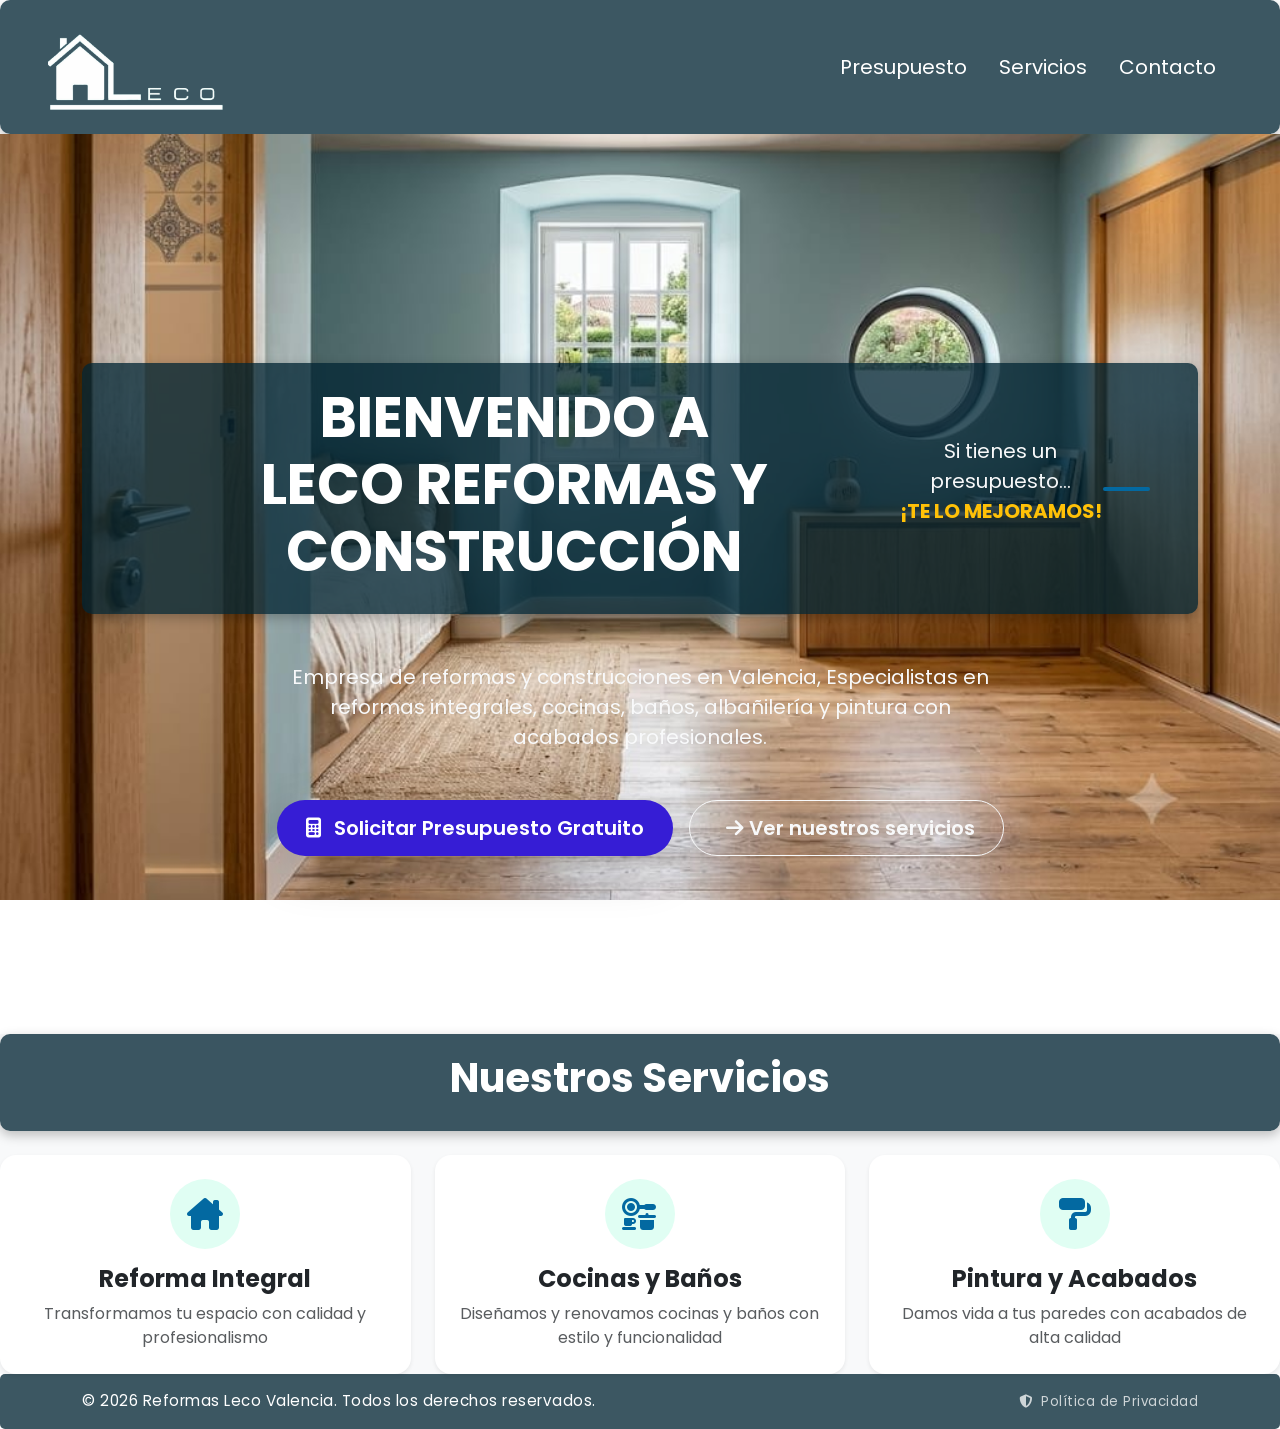
<file: index.html>
<!DOCTYPE html>
<html lang="es">

<head>
    <meta charset="UTF-8">
    <meta name="viewport" content="width=device-width, initial-scale=1.0">
    <meta http-equiv="X-UA-Compatible" content="IE=edge">

    <!-- SEO Principal -->
    <title>Empresa de Reformas en Valencia | LECO Reformas y Construcciones</title>
    <meta name="description"
        content="LECO Reformas y Construcciones en Valencia. Reformas integrales, cocinas, baños, albañilería y pintura. Calidad profesional, precios ajustados y resultados garantizados. Pide tu presupuesto gratuito.">
    <meta name="keywords"
        content="Reformas, Construcciones, LECO, Servicios de construcción, Renovaciones,Valencia, España, presupuesto">
    <meta name="author" content="LICL DEVWORKS">
    <meta name="robots" content="index, follow">

    <!-- Favicon y Apps -->
    <link rel="icon" type="image/png" sizes="32x32" href="images/leco_logo2_favicon.png">
    <link rel="apple-touch-icon" sizes="180x180" href="images/apple-touch-icon.png">

    <!-- Open Graph / Facebook / WhatsApp / LinkedIn -->
    <meta property="og:type" content="website">
    <meta property="og:title" content="Empresa de Reformas en Valencia | LECO Reformas y Construcciones">
    <meta property="og:description"
        content="Reformas integrales, cocinas, baños y pintura en Valencia. Pide tu presupuesto gratuito.">
    <meta property="og:image" content="images/LogoLeco.jpeg">
    <meta property="es_Es" content="es_Es">

    <link href="https://cdn.jsdelivr.net/npm/bootstrap@5.3.8/dist/css/bootstrap.min.css" rel="stylesheet"
        integrity="sha384-sRIl4kxILFvY47J16cr9ZwB07vP4J8+LH7qKQnuqkuIAvNWLzeN8tE5YBujZqJLB" crossorigin="anonymous">
    <link rel="stylesheet" href="https://cdnjs.cloudflare.com/ajax/libs/font-awesome/6.4.2/css/all.min.css">
    <link href="https://fonts.googleapis.com/css2?family=Poppins:wght@300;400;600;700&display=swap" rel="stylesheet">
    <link rel="stylesheet" href="css/general.css">

</head>

<body>

    <!-- NAVEGACIÓN -->
    <header>
        <ul class="nav me-auto">
            <li class="nav-item">
                <!-- Logo de la empresa -->
                <a class="active" aria-current="page" href="index.html">
                    <img id="logo-leco2" src="images/leco_logoBlanco2.png" data-state="blanco" alt="LECO Reformas"
                        class="nav-logo">
                </a>
            </li>
        </ul>

        <nav class="navbar navbar-expand-md w-100">
            <button class="navbar-toggler ms-auto" type="button" data-bs-toggle="collapse" data-bs-target="#navbarNav"
                aria-controls="navbarNav" aria-expanded="false" aria-label="Toggle navigation">
                <span class="navbar-toggler-icon"></span>
            </button>
            <div class="collapse navbar-collapse w-100" id="navbarNav">
                <ul class="nav ms-auto">
                    <li class="nav-item">
                        <a class="nav-link" href="public/presupuesto.html">Presupuesto</a>
                    </li>
                    <li class="nav-item">
                        <a class="nav-link" href="public/servicios.html">Servicios</a>
                    </li>
                    <li class="nav-item">
                        <a class="nav-link" href="public/contacto.html">Contacto</a>
                    </li>
                </ul>
            </div>
        </nav>

    </header>

    <!--MAIN / HERO SECTION-->
    <main id="inicio">
        <section class="hero-section text-center text-white d-flex align-items-center pb-5">
            <div class="overlay"></div>
            <div class="container position-relative z-1">

                <header class="text-center mb-5">
                    <h1 class="display-4 fw-bold text-uppercase">
                        Bienvenido a <br> <span class=" highlight-text">LECO Reformas y Construcción</span>
                    </h1>
                    <p class="fs-5 max-w-700 mx-auto text-light">
                        Si tienes un presupuesto...<br> <span class="fw-bold text-warning">¡TE LO MEJORAMOS!</span>
                    </p>
                    <div class="divider mx-auto my-3"></div>
                </header>


                <p class="fs-5 max-w-700 mx-auto mb-5 text-light">
                    Empresa de reformas y construcciones en Valencia, Especialistas en reformas integrales, cocinas,
                    baños, albañilería y pintura con acabados profesionales.
                </p>
                <div class="d-flex justify-content-center gap-3 flex-wrap">
                    <a href="public/presupuesto.html" class="btn btn-primary-custom btn-lg shadow-lg">
                        <i class="fa-solid fa-calculator me-2"></i> Solicitar Presupuesto Gratuito
                    </a>

                    <a href="public/servicios.html" class="btn btn-outline-light btn-lg">
                        <i class="fa-solid fa-arrow-right ms-2"></i> Ver nuestros servicios
                    </a>
                </div>
            </div>
        </section>

        <!-- SECCIÓN TARJETAS DE SERVICIOS -->
        <section id="servicios" class="bg-light">

            <header class="d-flex justify-content-center align-items-center text-white mb-4">
                <h2 class="fw-bold display-6">Nuestros Servicios</h2>

            </header>


            <div class="row g-4">
                <!-- Card 1-->
                <div class="col-md-4">
                    <div class="card service-card h-100 border-0 shadow-sm p-4 text-center">
                        <div class="icon-wrapper mx-auto mb-3">
                            <i class="fa-solid fa-house-chimney fa-2x"></i>
                        </div>
                        <h3 class="h4 card-title fw-bold">Reforma Integral</h3>
                        <p class="card-text text-muted">Transformamos tu espacio con calidad y profesionalismo</p>
                    </div>
                </div>
                <!-- Card 2-->
                <div class="col-md-4">
                    <div class="card service-card h-100 border-0 shadow-sm p-4 text-center">
                        <div class="icon-wrapper mx-auto mb-3">
                            <i class="fa-solid fa-kitchen-set fa-2x"></i>
                        </div>
                        <h3 class="h4 card-title fw-bold">Cocinas y Baños</h3>
                        <p class="card-text text-muted">Diseñamos y renovamos cocinas y baños con estilo y
                            funcionalidad
                        </p>
                    </div>
                </div>

                <!-- Card 3-->
                <div class="col-md-4">
                    <div class="card service-card h-100 border-0 shadow-sm p-4 text-center">
                        <div class="icon-wrapper mx-auto mb-3">
                            <i class="fa-solid fa-paint-roller fa-2x"></i>
                        </div>
                        <h3 class="h4 card-title fw-bold">Pintura y Acabados</h3>
                        <p class="card-text text-muted">Damos vida a tus paredes con acabados de alta calidad</p>
                    </div>
                </div>
            </div>

        </section>

    </main>

    <!-- FOOTER LECO -->
    <footer class="footer-leco mt-auto py-3">
        <div class="container d-flex flex-column flex-md-row justify-content-between align-items-center gap-2">
            <p class="mb-0">&copy; 2026 Reformas Leco Valencia. Todos los derechos reservados.</p>
            <ul class="list-unstyled d-flex mb-0">
                <li>
                    <a href="../privaci/privacidad.html"
                        class="text-white text-decoration-none small link-light opacity-75 hover-opacity-100">
                        <i class="fa-solid fa-shield-halved me-1"></i> Política de Privacidad
                    </a>
                </li>
            </ul>
        </div>
    </footer>


    <script src="https://cdn.jsdelivr.net/npm/bootstrap@5.3.8/dist/js/bootstrap.bundle.min.js"></script>
</body>

</html>
</file>
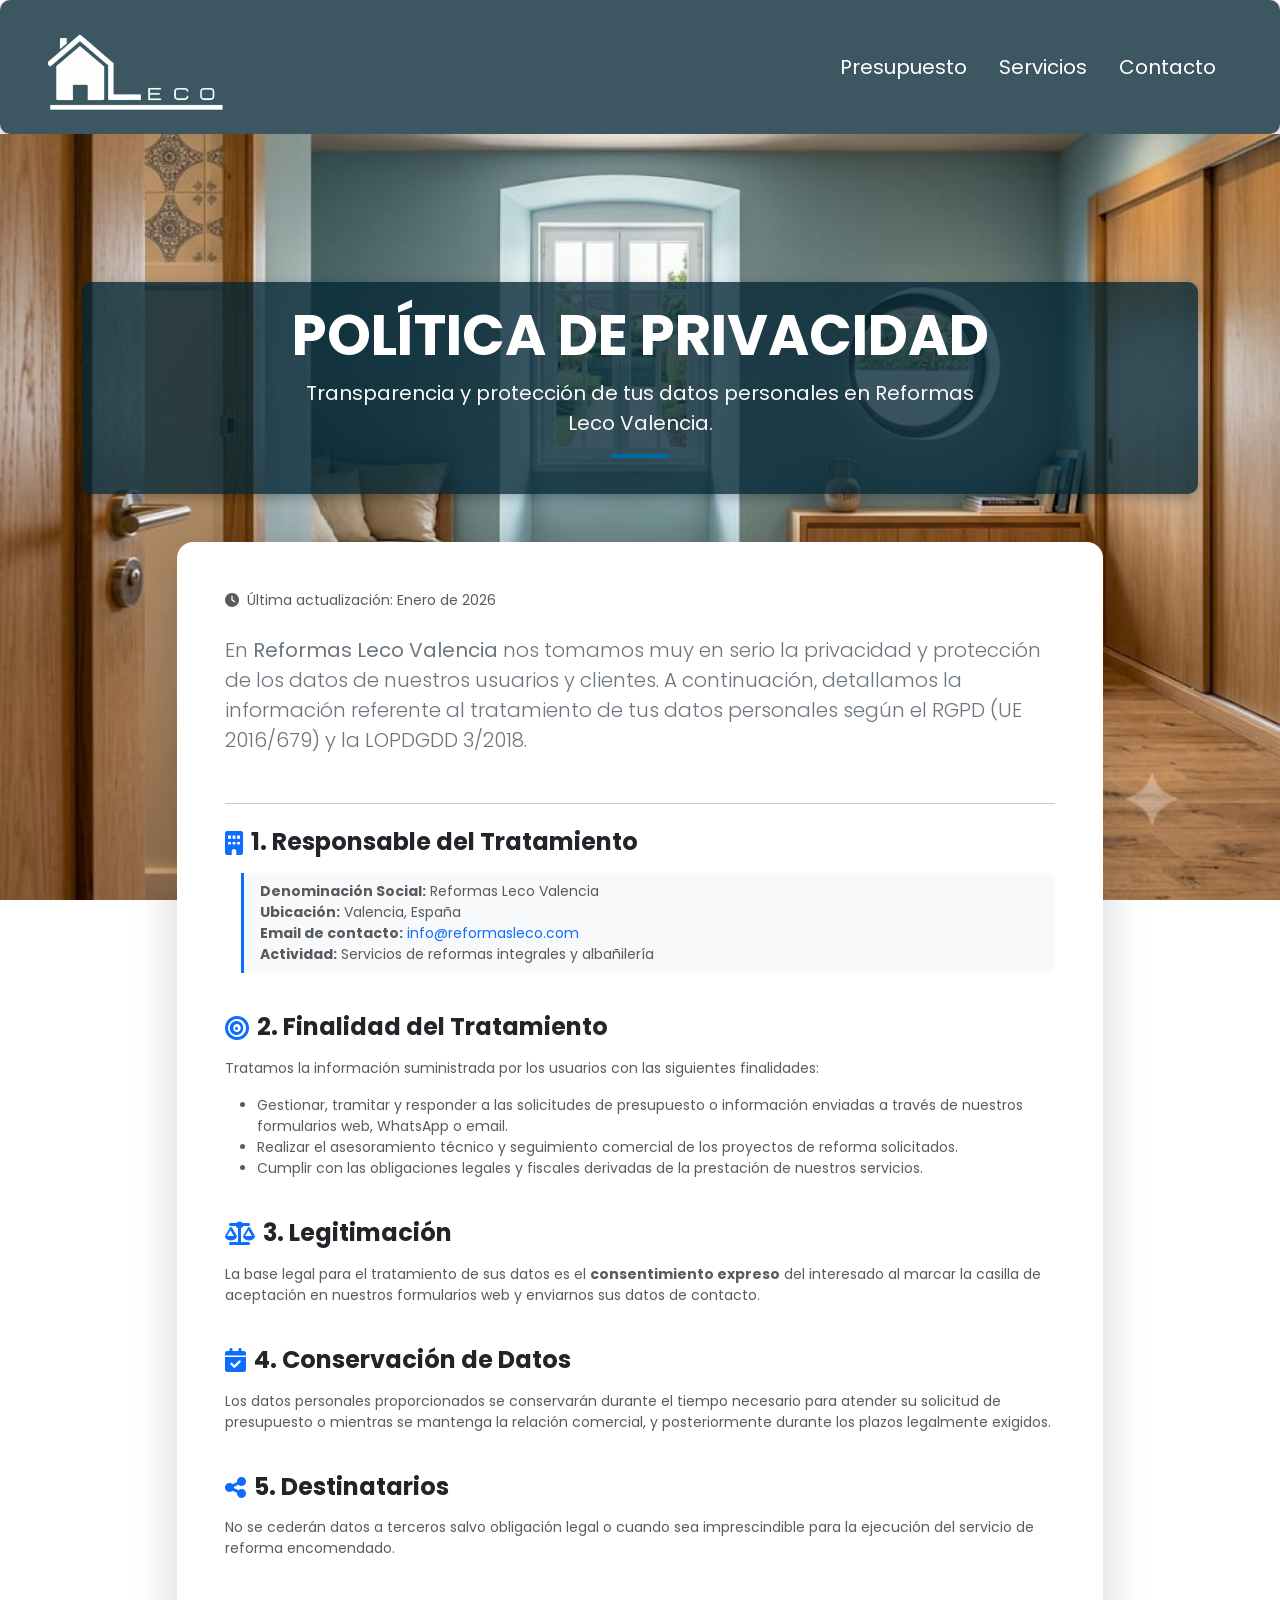
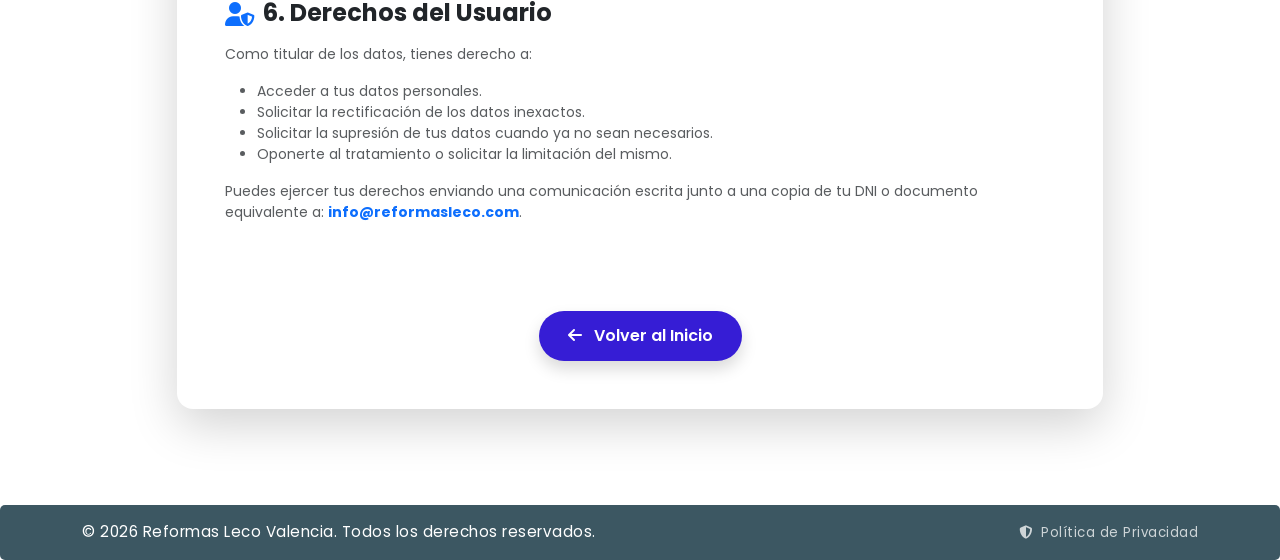
<file: privaci/privacidad.html>
<!DOCTYPE html>
<html lang="es">

<head>
    <meta charset="UTF-8">
    <meta name="viewport" content="width=device-width, initial-scale=1.0">
    <meta http-equiv="X-UA-Compatible" content="IE=edge">

    <!-- SEO Principal -->
    <title>Empresa de Reformas en Valencia | LECO Reformas y Construcciones</title>
    <meta name="description"
        content="LECO Reformas y Construcciones en Valencia. Reformas integrales, cocinas, baños, albañilería y pintura. Calidad profesional, precios ajustados y resultados garantizados. Pide tu presupuesto gratuito.">
    <meta name="keywords"
        content="Reformas, Construcciones, LECO, Servicios de construcción, Renovaciones,Valencia, España, presupuesto">
    <meta name="author" content="LICL DEVWORKS">
    <meta name="robots" content="index, follow">

    <!-- Favicon y Apps -->
    <link rel="icon" type="image/png" sizes="32x32" href="../images/leco_logo2_favicon.png">
    <link rel="apple-touch-icon" sizes="180x180" href="../images/apple-touch-icon.png">

    <!-- Open Graph / Facebook / WhatsApp / LinkedIn -->
    <meta property="og:type" content="website">
    <meta property="og:title" content="Empresa de Reformas en Valencia | LECO Reformas y Construcciones">
    <meta property="og:description"
        content="Reformas integrales, cocinas, baños y pintura en Valencia. Pide tu presupuesto gratuito.">
    <meta property="og:image" content="../images/LogoLeco.jpeg">
    <meta property="es_Es" content="es_Es">

    <link href="https://cdn.jsdelivr.net/npm/bootstrap@5.3.8/dist/css/bootstrap.min.css" rel="stylesheet"
        integrity="sha384-sRIl4kxILFvY47J16cr9ZwB07vP4J8+LH7qKQnuqkuIAvNWLzeN8tE5YBujZqJLB" crossorigin="anonymous">
    <link rel="stylesheet" href="https://cdnjs.cloudflare.com/ajax/libs/font-awesome/6.4.2/css/all.min.css">
    <link href="https://fonts.googleapis.com/css2?family=Poppins:wght@300;400;600;700&display=swap" rel="stylesheet">
    <link rel="stylesheet" href="../css/general.css">

</head>

<body>

    <!-- NAVEGACIÓN -->
    <header>
        <ul class="nav me-auto">
            <li class="nav-item">
                <!-- Logo de la empresa -->
                <a class="active" aria-current="page" href="../index.html">
                    <img id="logo-leco2" src="../images/leco_logoBlanco2.png" data-state="blanco" alt="LECO Reformas"
                        class="nav-logo">
                </a>
            </li>
        </ul>

        <nav class="navbar navbar-expand-md w-100">
            <button class="navbar-toggler ms-auto" type="button" data-bs-toggle="collapse" data-bs-target="#navbarNav"
                aria-controls="navbarNav" aria-expanded="false" aria-label="Toggle navigation">
                <span class="navbar-toggler-icon"></span>
            </button>
            <div class="collapse navbar-collapse w-100" id="navbarNav">
                <ul class="nav ms-auto">
                    <li class="nav-item">
                        <a class="nav-link" href="../public/presupuesto.html">Presupuesto</a>
                    </li>
                    <li class="nav-item">
                        <a class="nav-link" href="../public/servicios.html">Servicios</a>
                    </li>
                    <li class="nav-item">
                        <a class="nav-link" href="../public/contacto.html">Contacto</a>
                    </li>
                </ul>
            </div>
        </nav>

    </header>
    <!-- MAIN / HERO SECTION -->
    <main id="politica-privacidad">
        <section class="hero-section text-center text-white d-flex align-items-center">
            <div class="overlay"></div>
            <div class="container position-relative z-1 py-5">

                <!-- Encabezado del Hero -->
                <header class="text-center text-white mb-5 d-block">
                    <h1 class="display-4 fw-bold text-uppercase">Política de Privacidad</h1>
                    <p class="fs-5 max-w-700 mx-auto text-light">
                        Transparencia y protección de tus datos personales en Reformas Leco Valencia.
                    </p>
                    <div class="divider mx-auto my-3"></div>
                </header>

                <!-- BLOQUE DE POLÍTICA DE PRIVACIDAD -->
                <section aria-label="Texto legal de política de privacidad" class="mb-5 text-start">
                    <div class="row justify-content-center">
                        <div class="col-lg-10">
                            <article class="card service-card border-0 shadow-lg p-4 p-md-5 bg-white text-dark">

                                <p class="text-muted small mb-4">
                                    <i class="fa-solid fa-clock me-1"></i> Última actualización: Enero de 2026
                                </p>

                                <p class="lead text-secondary mb-4">
                                    En <strong>Reformas Leco Valencia</strong> nos tomamos muy en serio la privacidad y
                                    protección de los datos de nuestros usuarios y clientes. A continuación, detallamos
                                    la información referente al tratamiento de tus datos personales según el RGPD (UE
                                    2016/679) y la LOPDGDD 3/2018.
                                </p>

                                <hr class="my-4">

                                <!-- 1. Responsable del Tratamiento -->
                                <div class="mb-4">
                                    <h2 class="h4 fw-bold text-dark mb-3 d-flex align-items-center">
                                        <i class="fa-solid fa-building text-primary me-2"></i> 1. Responsable del
                                        Tratamiento
                                    </h2>
                                    <ul
                                        class="list-unstyled text-muted small ms-3 border-start border-3 border-primary ps-3 bg-light py-2 rounded-end">
                                        <li><strong>Denominación Social:</strong> Reformas Leco Valencia</li>
                                        <li><strong>Ubicación:</strong> Valencia, España</li>
                                        <li><strong>Email de contacto:</strong> <a href="mailto:info@reformasleco.com"
                                                class="text-primary text-decoration-none">info@reformasleco.com</a></li>
                                        <li><strong>Actividad:</strong> Servicios de reformas integrales y albañilería
                                        </li>
                                    </ul>
                                </div>

                                <!-- 2. Finalidad del Tratamiento -->
                                <div class="mb-4">
                                    <h2 class="h4 fw-bold text-dark mb-3 d-flex align-items-center">
                                        <i class="fa-solid fa-bullseye text-primary me-2"></i> 2. Finalidad del
                                        Tratamiento
                                    </h2>
                                    <p class="text-muted small">Tratamos la información suministrada por los usuarios
                                        con las siguientes finalidades:</p>
                                    <ul class="text-muted small">
                                        <li>Gestionar, tramitar y responder a las solicitudes de presupuesto o
                                            información enviadas a través de nuestros formularios web, WhatsApp o email.
                                        </li>
                                        <li>Realizar el asesoramiento técnico y seguimiento comercial de los proyectos
                                            de reforma solicitados.</li>
                                        <li>Cumplir con las obligaciones legales y fiscales derivadas de la prestación
                                            de nuestros servicios.</li>
                                    </ul>
                                </div>

                                <!-- 3. Legitimación del Tratamiento -->
                                <div class="mb-4">
                                    <h2 class="h4 fw-bold text-dark mb-3 d-flex align-items-center">
                                        <i class="fa-solid fa-scale-balanced text-primary me-2"></i> 3. Legitimación
                                    </h2>
                                    <p class="text-muted small">
                                        La base legal para el tratamiento de sus datos es el <strong>consentimiento
                                            expreso</strong> del interesado al marcar la casilla de aceptación en
                                        nuestros formularios web y enviarnos sus datos de contacto.
                                    </p>
                                </div>

                                <!-- 4. Conservación de los Datos -->
                                <div class="mb-4">
                                    <h2 class="h4 fw-bold text-dark mb-3 d-flex align-items-center">
                                        <i class="fa-solid fa-calendar-check text-primary me-2"></i> 4. Conservación de
                                        Datos
                                    </h2>
                                    <p class="text-muted small">
                                        Los datos personales proporcionados se conservarán durante el tiempo necesario
                                        para atender su solicitud de presupuesto o mientras se mantenga la relación
                                        comercial, y posteriormente durante los plazos legalmente exigidos.
                                    </p>
                                </div>

                                <!-- 5. Destinatarios de los Datos -->
                                <div class="mb-4">
                                    <h2 class="h4 fw-bold text-dark mb-3 d-flex align-items-center">
                                        <i class="fa-solid fa-share-nodes text-primary me-2"></i> 5. Destinatarios
                                    </h2>
                                    <p class="text-muted small">
                                        No se cederán datos a terceros salvo obligación legal o cuando sea
                                        imprescindible para la ejecución del servicio de reforma encomendado.
                                    </p>
                                </div>

                                <!-- 6. Derechos del Usuario -->
                                <div class="mb-4">
                                    <h2 class="h4 fw-bold text-dark mb-3 d-flex align-items-center">
                                        <i class="fa-solid fa-user-shield text-primary me-2"></i> 6. Derechos del
                                        Usuario
                                    </h2>
                                    <p class="text-muted small">Como titular de los datos, tienes derecho a:</p>
                                    <ul class="text-muted small">
                                        <li>Acceder a tus datos personales.</li>
                                        <li>Solicitar la rectificación de los datos inexactos.</li>
                                        <li>Solicitar la supresión de tus datos cuando ya no sean necesarios.</li>
                                        <li>Oponerte al tratamiento o solicitar la limitación del mismo.</li>
                                    </ul>
                                    <p class="text-muted small">
                                        Puedes ejercer tus derechos enviando una comunicación escrita junto a una copia
                                        de tu DNI o documento equivalente a: <a href="mailto:info@reformasleco.com"
                                            class="text-primary fw-bold text-decoration-none">info@reformasleco.com</a>.
                                    </p>
                                </div>

                                <!-- Botón de retorno -->
                                <div class="mt-5 text-center">
                                    <a href="../index.html" class="btn btn-primary-custom shadow">
                                        <i class="fa-solid fa-arrow-left me-2"></i> Volver al Inicio
                                    </a>
                                </div>

                            </article>
                        </div>
                    </div>
                </section>

            </div>
        </section>
    </main>

    <!-- FOOTER LECO -->
    <footer class="footer-leco mt-auto py-3">
        <div class="container d-flex flex-column flex-md-row justify-content-between align-items-center gap-2">
            <p class="mb-0">&copy; 2026 Reformas Leco Valencia. Todos los derechos reservados.</p>
            <ul class="list-unstyled d-flex mb-0">
                <li>
                    <a href="../privaci/privacidad.html"
                        class="text-white text-decoration-none small link-light opacity-75 hover-opacity-100">
                        <i class="fa-solid fa-shield-halved me-1"></i> Política de Privacidad
                    </a>
                </li>
            </ul>
        </div>
    </footer>

</body>

</html>
</file>
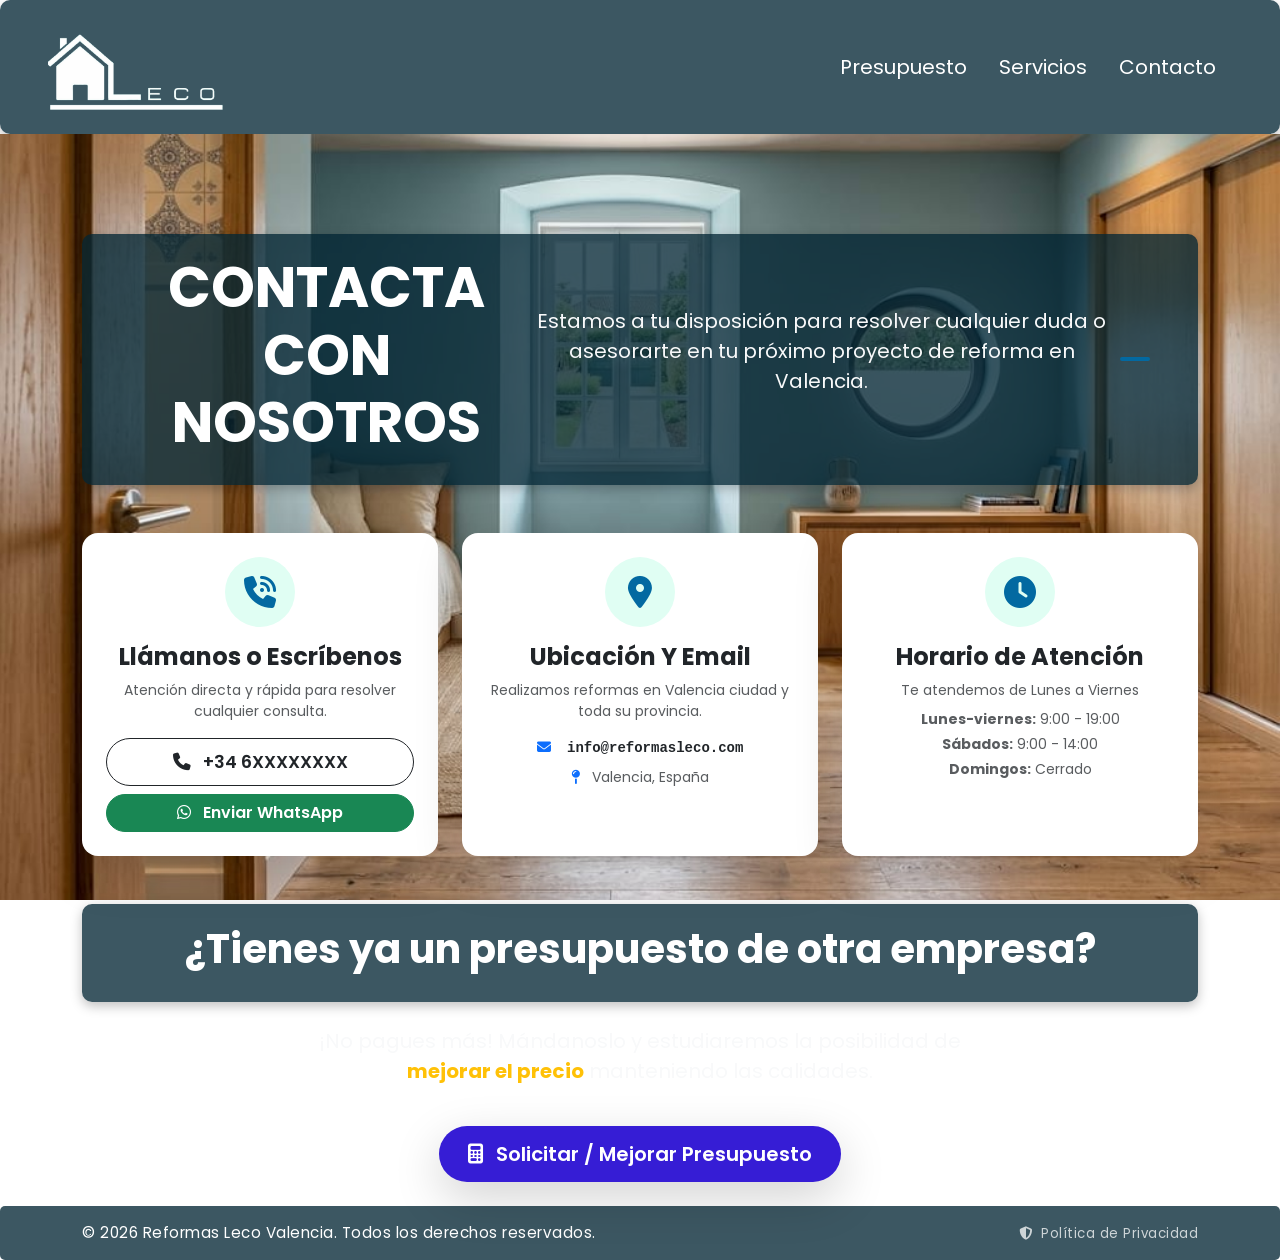
<file: public/contacto.html>
<!DOCTYPE html>
<html lang="es">


<head>
    <meta charset="UTF-8">
    <meta name="viewport" content="width=device-width, initial-scale=1.0">
    <meta http-equiv="X-UA-Compatible" content="IE=edge">

    <!-- SEO Principal -->
    <title>Empresa de Reformas en Valencia | LECO Reformas y Construcciones</title>
    <meta name="description"
        content="LECO Reformas y Construcciones en Valencia. Reformas integrales, cocinas, baños, albañilería y pintura. Calidad profesional, precios ajustados y resultados garantizados. Pide tu presupuesto gratuito.">
    <meta name="keywords"
        content="Reformas, Construcciones, LECO, Servicios de construcción, Renovaciones,Valencia, España, presupuesto">
    <meta name="author" content="LICL DEVWORKS">
    <meta name="robots" content="index, follow">

    <!-- Favicon y Apps -->
    <link rel="icon" type="image/png" sizes="32x32" href="../images/leco_logo2_favicon.png">
    <link rel="apple-touch-icon" sizes="180x180" href="../images/apple-touch-icon.png">

    <!-- Open Graph / Facebook / WhatsApp / LinkedIn -->
    <meta property="og:type" content="website">
    <meta property="og:title" content="Empresa de Reformas en Valencia | LECO Reformas y Construcciones">
    <meta property="og:description"
        content="Reformas integrales, cocinas, baños y pintura en Valencia. Pide tu presupuesto gratuito.">
    <meta property="og:image" content="../images/LogoLeco.jpeg">
    <meta property="es_Es" content="es_Es">

    <link href="https://cdn.jsdelivr.net/npm/bootstrap@5.3.8/dist/css/bootstrap.min.css" rel="stylesheet"
        integrity="sha384-sRIl4kxILFvY47J16cr9ZwB07vP4J8+LH7qKQnuqkuIAvNWLzeN8tE5YBujZqJLB" crossorigin="anonymous">
    <link rel="stylesheet" href="https://cdnjs.cloudflare.com/ajax/libs/font-awesome/6.4.2/css/all.min.css">
    <link href="https://fonts.googleapis.com/css2?family=Poppins:wght@300;400;600;700&display=swap" rel="stylesheet">
    <link rel="stylesheet" href="../css/general.css">

</head>

<body>

    <!-- NAVEGACIÓN -->
    <header>
        <ul class="nav me-auto">
            <li class="nav-item">
                <!-- Logo de la empresa -->
                <a class="active" aria-current="page" href="../index.html">
                    <img id="logo-leco2" src="../images/leco_logoBlanco2.png" data-state="blanco" alt="LECO Reformas"
                        class="nav-logo">
                </a>
            </li>
        </ul>

        <nav class="navbar navbar-expand-md w-100">
            <button class="navbar-toggler ms-auto" type="button" data-bs-toggle="collapse" data-bs-target="#navbarNav"
                aria-controls="navbarNav" aria-expanded="false" aria-label="Toggle navigation">
                <span class="navbar-toggler-icon"></span>
            </button>
            <div class="collapse navbar-collapse w-100" id="navbarNav">
                <ul class="nav ms-auto">
                    <li class="nav-item">
                        <a class="nav-link" href="../public/presupuesto.html">Presupuesto</a>
                    </li>
                    <li class="nav-item">
                        <a class="nav-link" href="../public/servicios.html">Servicios</a>
                    </li>
                    <li class="nav-item">
                        <a class="nav-link" href="../public/contacto.html">Contacto</a>
                    </li>
                </ul>
            </div>
        </nav>

    </header>

    <!--MAIN / HERO SECTION-->
    <main id="contacto">
        <section class="hero-section text-center text-white d-flex align-items-center">
            <div class="overlay"></div>
            <div class="container position-relative z-1">

                <!-- Encabezado del Hero -->
                <header class="text-center text-white mb-5">
                    <h1 class="display-4 fw-bold text-uppercase">Contacta con Nosotros</h1>
                    <p class="fs-5 max-w-700 mx-auto text-light">
                        Estamos a tu disposición para resolver cualquier duda o asesorarte en tu próximo proyecto de
                        reforma en Valencia.
                    </p>
                    <div class="divider mx-auto my-3"></div>
                </header>

                <!-- BLOQUE DE INFORMACIÓN DE CONTACTO Y HORARIOS -->
                <section aria-label="Información de contacto" class="mb-5">
                    <div class="row g-4 justify-content-center">

                        <!-- Tarjeta Teléfono / WhatsApp -->
                        <div class="col-md-6 col-lg-4">
                            <article class="card service-card h-100 border-0 shadow-lg p-4 bg-white text-center">
                                <div class="icon-wrapper mx-auto mb-3">
                                    <i class="fa-solid fa-phone-volume fa-2x"></i>
                                </div>
                                <h2 class="h4 card-title fw-bold text-dark"> Llámanos o Escríbenos</h2>
                                <p class="card-text text-muted small mb-3">
                                    Atención directa y rápida para resolver cualquier consulta.
                                </p>
                                <div class="d-grid gap-2">
                                    <a href="tel:+346XXXXXXXX" class="btn btn-outline-dark rounded-pill fw-semibold">
                                        <i class="fa-solid fa-phone me-2"></i> +34 6XXXXXXXX
                                    </a>
                                    <a href="https://wa.me/346XXXXXXXX" target="_blank" rel="noopener noreferrer"
                                        class="btn btn-success rounded-pill fw-semibold">
                                        <i class="fa-brands fa-whatsapp me-2"></i> Enviar WhatsApp
                                    </a>
                                </div>
                            </article>
                        </div>

                        <!-- Tarjeta Ubicación / Email -->
                        <div class="col-md-6 col-lg-4">
                            <article class="card service-card h-100 border-0 shadow-lg p-4 bg-white text-center">
                                <div class="icon-wrapper mx-auto mb-3">
                                    <i class="fa-solid fa-location-dot fa-2x"></i>
                                </div>
                                <h2 class="h4 card-title fw-bold text-dark"> Ubicación Y Email</h2>
                                <p class="card-text text-muted small mb-3">
                                    Realizamos reformas en Valencia ciudad y toda su provincia.
                                </p>
                                <p class="mb-2 text-dark font-monospace small fw-bold">
                                    <i class="fa-solid fa-envelope me-2 text-primary"></i> info@reformasleco.com
                                </p>
                                <p class="mb-0 text-muted small">
                                    <i class="fa-solid fa-map-pin me-2 text-primary"></i> Valencia, España
                                </p>
                            </article>
                        </div>

                        <!-- Tarjeta Horarios -->
                        <div class="col-md-6 col-lg-4">
                            <article class="card service-card h-100 border-0 shadow-lg p-4 bg-white text-center">
                                <div class="icon-wrapper mx-auto mb-3">
                                    <i class="fa-solid fa-clock fa-2x"></i>
                                </div>
                                <h2 class="h4 card-title fw-bold text-dark"> Horario de Atención</h2>
                                <p class="card-text text-muted small mb-2">
                                    Te atendemos de Lunes a Viernes
                                </p>
                                <ul class="list-unstyled small text-muted mb-0">
                                    <li class="mb-1"><strong>Lunes-viernes:</strong> 9:00 - 19:00</li>
                                    <li class="mb-1"><strong>Sábados:</strong> 9:00 - 14:00</li>
                                    <li><strong>Domingos:</strong> Cerrado</li>
                                </ul>
                            </article>
                        </div>

                    </div>
                </section>

                <!-- SECCIÓN INFERIOR HOMOGÉNEA -->
                <section class="mt-5 text-center">
                    <header class="d-flex justify-content-center align-items-center text-white mb-4">
                        <h2 id="titulo-proceso" class="fw-bold display-6">
                            ¿Tienes ya un presupuesto de otra empresa?
                        </h2>
                    </header>
                    <p class="fs-5 max-w-700 mx-auto text-light fw-normal">
                        ¡No pagues más! Mándanoslo y estudiaremos la posibilidad de
                        <span class="fw-bold text-warning">mejorar el precio</span> manteniendo las calidades.
                    </p>

                    <a href="../public/presupuesto.html"
                        class="btn btn-primary-custom btn-lg shadow-lg my-4 d-inline-block">
                        <i class="fa-solid fa-calculator me-2"></i> Solicitar / Mejorar Presupuesto
                    </a>
                </section>


            </div>
        </section>
    </main>

</body>

<!-- FOOTER LECO -->
<footer class="footer-leco mt-auto py-3">
    <div class="container d-flex flex-column flex-md-row justify-content-between align-items-center gap-2">
        <p class="mb-0">&copy; 2026 Reformas Leco Valencia. Todos los derechos reservados.</p>
        <ul class="list-unstyled d-flex mb-0">
            <li>
                <a href="../privaci/privacidad.html"
                    class="text-white text-decoration-none small link-light opacity-75 hover-opacity-100">
                    <i class="fa-solid fa-shield-halved me-1"></i> Política de Privacidad
                </a>
            </li>
        </ul>
    </div>
</footer>



<script src="https://cdn.jsdelivr.net/npm/bootstrap@5.3.8/dist/js/bootstrap.bundle.min.js"></script>

</html>
</file>
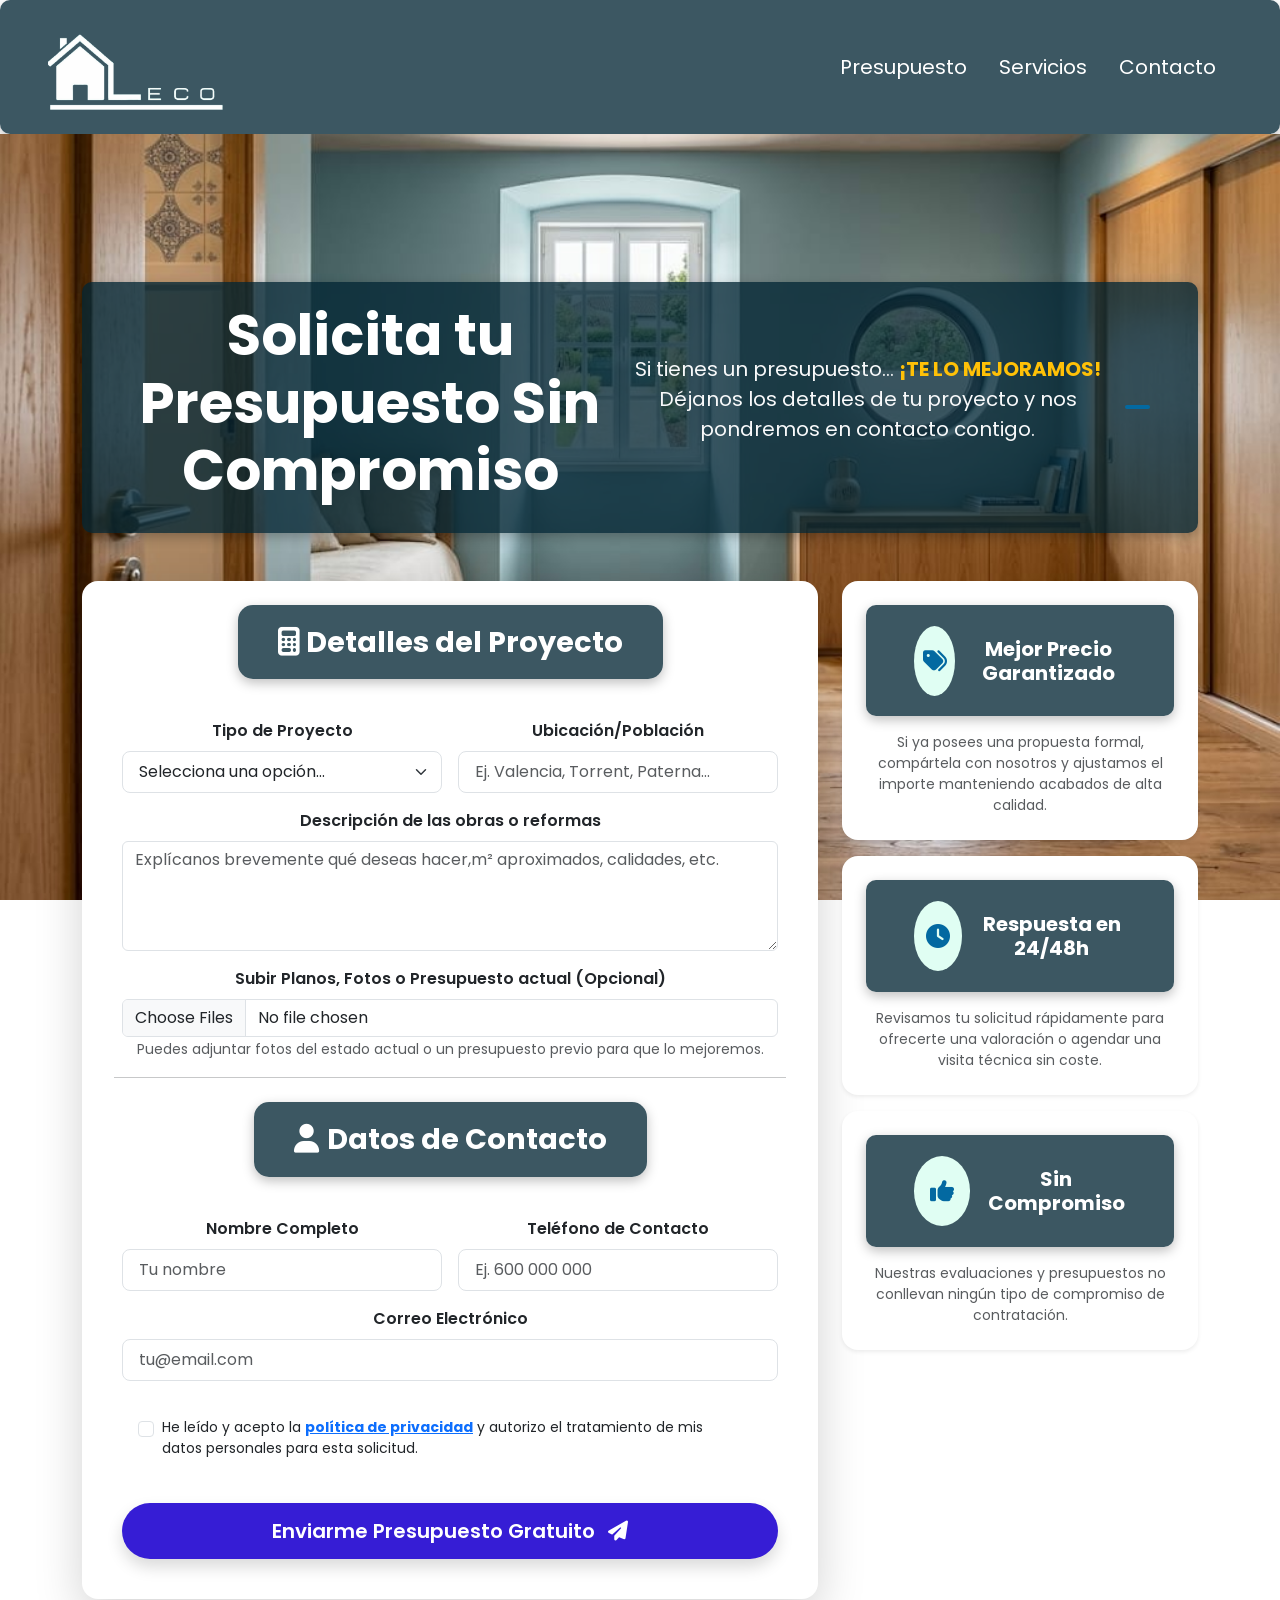
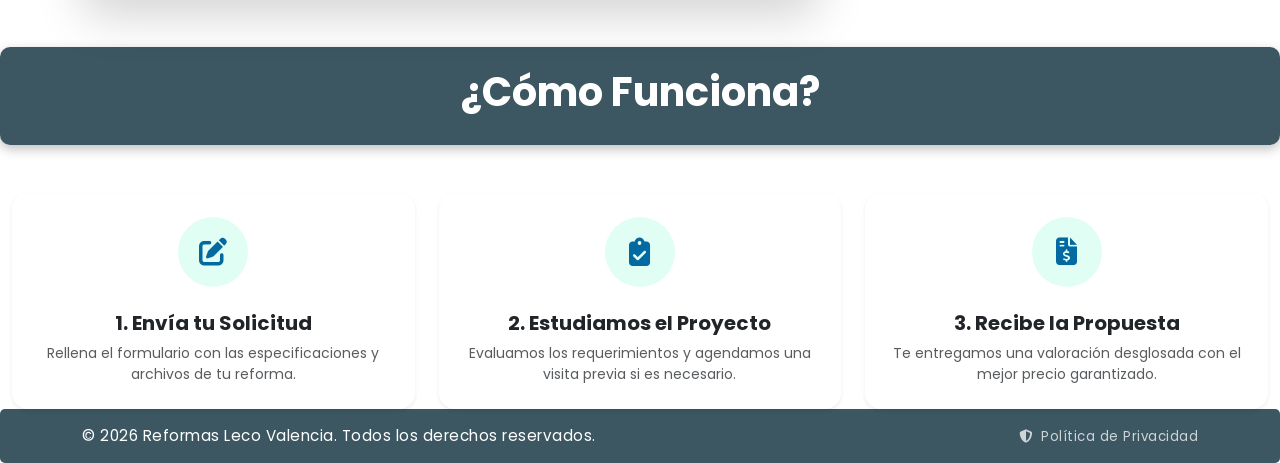
<file: public/presupuesto.html>
<!DOCTYPE html>
<html lang="es">


<head>
    <meta charset="UTF-8">
    <meta name="viewport" content="width=device-width, initial-scale=1.0">
    <meta http-equiv="X-UA-Compatible" content="IE=edge">

    <!-- SEO Principal -->
    <title>Empresa de Reformas en Valencia | LECO Reformas y Construcciones</title>
    <meta name="description"
        content="LECO Reformas y Construcciones en Valencia. Reformas integrales, cocinas, baños, albañilería y pintura. Calidad profesional, precios ajustados y resultados garantizados. Pide tu presupuesto gratuito.">
    <meta name="keywords"
        content="Reformas, Construcciones, LECO, Servicios de construcción, Renovaciones,Valencia, España, presupuesto">
    <meta name="author" content="LICL DEVWORKS">
    <meta name="robots" content="index, follow">

    <!-- Favicon y Apps -->
    <link rel="icon" type="image/png" sizes="32x32" href="../images/leco_logo2_favicon.png">
    <link rel="apple-touch-icon" sizes="180x180" href="../images/apple-touch-icon.png">

    <!-- Open Graph / Facebook / WhatsApp / LinkedIn -->
    <meta property="og:type" content="website">
    <meta property="og:title" content="Empresa de Reformas en Valencia | LECO Reformas y Construcciones">
    <meta property="og:description"
        content="Reformas integrales, cocinas, baños y pintura en Valencia. Pide tu presupuesto gratuito.">
    <meta property="og:image" content="../images/LogoLeco.jpeg">
    <meta property="es_Es" content="es_Es">

    <link href="https://cdn.jsdelivr.net/npm/bootstrap@5.3.8/dist/css/bootstrap.min.css" rel="stylesheet"
        integrity="sha384-sRIl4kxILFvY47J16cr9ZwB07vP4J8+LH7qKQnuqkuIAvNWLzeN8tE5YBujZqJLB" crossorigin="anonymous">
    <link rel="stylesheet" href="https://cdnjs.cloudflare.com/ajax/libs/font-awesome/6.4.2/css/all.min.css">
    <link href="https://fonts.googleapis.com/css2?family=Poppins:wght@300;400;600;700&display=swap" rel="stylesheet">
    <link rel="stylesheet" href="../css/general.css">

</head>

<body>

    <!-- NAVEGACIÓN -->
    <header>
        <ul class="nav me-auto">
            <li class="nav-item">
                <!-- Logo de la empresa -->
                <a class="active" aria-current="page" href="../index.html">
                    <img id="logo-leco2" src="../images/leco_logoBlanco2.png" data-state="blanco" alt="LECO Reformas"
                        class="nav-logo">
                </a>
            </li>
        </ul>

        <nav class="navbar navbar-expand-md w-100">
            <button class="navbar-toggler ms-auto" type="button" data-bs-toggle="collapse" data-bs-target="#navbarNav"
                aria-controls="navbarNav" aria-expanded="false" aria-label="Toggle navigation">
                <span class="navbar-toggler-icon"></span>
            </button>
            <div class="collapse navbar-collapse w-100" id="navbarNav">
                <ul class="nav ms-auto">
                    <li class="nav-item">
                        <a class="nav-link" href="../public/presupuesto.html">Presupuesto</a>
                    </li>
                    <li class="nav-item">
                        <a class="nav-link" href="../public/servicios.html">Servicios</a>
                    </li>
                    <li class="nav-item">
                        <a class="nav-link" href="../public/contacto.html">Contacto</a>
                    </li>
                </ul>
            </div>
        </nav>

    </header>

    <main id="presupuesto">
        <section class="hero-section text-center text-white d-flex align-items-center">
            <div class="overlay"></div>
            <div class="container position-relative py-5 z-1">

                <!-- Encabezado del Hero -->
                <header class="text-center mb-5">
                    <h1 class="display-4 fw-bold">Solicita tu Presupuesto Sin Compromiso</h1>
                    <p class="fs-5 max-w-700 mx-auto text-light">Si tienes un presupuesto... <span
                            class="fw-bold text-warning">¡TE LO MEJORAMOS!</span> Déjanos los detalles de tu proyecto y
                        nos pondremos en contacto contigo. </p>
                    <div class="divider mx-auto my-3"></div>
                </header>

                <div class="row g-4">

                    <!-- Sección 1: Formulario Principal -->
                    <section class="col-lg-8" aria-labelledby="titulo-formulario">
                        <form id="presupuesto-form"
                            class="presupuesto-form card border-0 shadow-lg p-4 rounded-4 bg-white">

                            <fieldset class="row g-3 mb-4 border-0 p-0">
                                <legend id="titulo-formulario" class="titulo-form h3 fw-bold mb-3 float-none w-auto">
                                    <i class="fa-solid fa-calculator"></i>
                                    Detalles del
                                    Proyecto
                                </legend>

                                <p class="col-md-6 m-0">
                                    <label for="tipo-proyecto" class="form-label fw-semibold">Tipo de Proyecto</label>
                                    <select id="tipo-proyecto" class="form-select form-select-lg fs-6" required>
                                        <option value="" selected disabled> Selecciona una opción...</option>
                                        <option value="integral">Reforma Integral</option>
                                        <option value="cocina-bano">Cocinas y Baños</option>
                                        <option value="pintura">Pintura y Acabados</option>
                                        <option value="albanileria">Albañileria General</option>
                                        <option value="otro">Otro tipo de trabajo</option>
                                    </select>
                                </p>

                                <p class="col-md-6 m-0">
                                    <label for="ubicacion" class="form-label fw-semibold">Ubicación/Población</label>
                                    <input type="text" id="ubicacion" class="form-control form-control-lg fs-6"
                                        placeholder="Ej. Valencia, Torrent, Paterna..." required>
                                </p>

                                <p class="col-12 m-0 mt-3">
                                    <label for="descripcion" class="form-label fw-semibold">Descripción de las obras o
                                        reformas</label>
                                    <textarea id="descripcion" class="form-control fs-6" rows="4"
                                        placeholder="Explícanos brevemente qué deseas hacer,m² aproximados, calidades, etc."
                                        required></textarea>
                                </p>

                                <p class="col-12 m-0 mt-3">
                                    <label for="archivos" class="form-label fw-semibold">Subir Planos, Fotos o
                                        Presupuesto
                                        actual (Opcional)</label>
                                    <input class="form-control" type="file" id="archivos" multiple>
                                    <small class="form-text text-muted">Puedes adjuntar fotos del estado actual o un
                                        presupuesto previo para que lo mejoremos.</small>
                                </p>

                                <hr class="my-3">

                            </fieldset>



                            <fieldset class="row g-3 border-0 p-0">
                                <legend class=" titulo-form h4 fw-bold  mb-3 float-none w-auto">
                                    <i class="fa-solid fa-user me-2 highlight-text"></i>Datos de
                                    Contacto
                                </legend>

                                <p class="col-md-6 m-0">
                                    <label for="nombre" class="form-label fw-semibold">Nombre Completo</label>
                                    <input type="text" id="nombre" class="form-control form-control-lg fs-6"
                                        placeholder="Tu nombre" required>
                                </p>

                                <p class="col-md-6 m-0">
                                    <label for="telefono" class="form-label fw-semibold">Teléfono de Contacto</label>
                                    <input type="tel" id="telefono" class="form-control form-control-lg fs-6"
                                        placeholder="Ej. 600 000 000" required>
                                </p>

                                <p class="col-12 m-0 mt-3">
                                    <label for="email" class="form-label fw-semibold">Correo Electrónico</label>
                                    <input type="email" id="email" class="form-control form-control-lg fs-6"
                                        placeholder="tu@email.com" required>
                                </p>
                            </fieldset>


                            <!-- CHECKBOX DE PRIVACIDAD DE DATOS -->
                            <div class="form-check d-flex align-items-start gap-2 my-3 text-start">
                                <input class="form-check-input flex-shrink-0 mt-1" type="checkbox"
                                    id="checkPrivacidadPresupuesto">
                                <label class="form-check-label text-dark small" for="checkPrivacidadPresupuesto">
                                    He leído y acepto la <a href="../privaci/privacidad.html"
                                        class="text-primary fw-bold text-decoration-underline" target="_blank">política
                                        de privacidad</a> y autorizo el tratamiento de mis datos personales para esta
                                    solicitud.
                                </label>
                            </div>

                            <!-- AVISO DE ERROR (OCULTO POR DEFECTO) -->
                            <div id="mensajeAlertaPresupuesto"
                                class="alert alert-danger d-none py-2 px-3 mb-3 small shadow-sm text-start"
                                role="alert">
                                <i class="fa-solid fa-triangle-exclamation me-2"></i> Debes aceptar la política de
                                privacidad para enviar el presupuesto.
                            </div>

                            <p class="text-center mt-2 mb-0">
                                <button type="submit" class="btn btn-primary-custom btn-lg w-100 shadow">
                                    Enviarme Presupuesto Gratuito <i class="fa-solid fa-paper-plane ms-2"></i>
                                </button>
                            </p>

                        </form>
                    </section>

                    <!-- Sidebar -->
                    <aside class="col-lg-4 d-flex flex-column gap-3" aria-label="Garantías y compromisos">
                        <article class="card service-card border-0 shadow-sm p-4 bg-white">
                            <header class="d-flex align-items-center mb-3">
                                <span class="icon-wrapper me-3"><i class="fa-solid fa-tags fs-4"></i></span>
                                <h3 class="h5 fw-bold mb-0 text-white">Mejor Precio Garantizado</h3>
                            </header>
                            <p class="text-muted mb-0 small">Si ya posees una propuesta formal, compártela con nosotros
                                y
                                ajustamos el importe manteniendo acabados de alta calidad.</p>
                        </article>

                        <article class="card service-card border-0 shadow-sm p-4 bg-white">
                            <header class="d-flex align-items-center mb-3">
                                <span class="icon-wrapper me-3"><i class="fa-solid fa-clock fs-4"></i></span>
                                <h3 class="h5 fw-bold mb-0 text-white">Respuesta en 24/48h</h3>
                            </header>
                            <p class="text-muted mb-0 small">Revisamos tu solicitud rápidamente para ofrecerte una
                                valoración o agendar una visita técnica sin coste.</p>
                        </article>

                        <article class="card service-card border-0 shadow-sm p-4 bg-white">
                            <header class="d-flex align-items-center mb-3">
                                <span class="icon-wrapper me-3"><i class="fa-solid fa-thumbs-up fs-4"></i></span>
                                <h3 class="h5 fw-bold mb-0 text-white">Sin Compromiso</h3>
                            </header>
                            <p class="text-muted mb-0 small">Nuestras evaluaciones y presupuestos no conllevan ningún
                                tipo
                                de compromiso de contratación.</p>
                        </article>
                    </aside>

                </div>
            </div>
        </section>

        <!-- Pasos -->
        <section class="text-center">
            <header class="d-flex justify-content-center align-items-center text-white mb-4">
                <h2 id="titulo-proceso" class="fw-bold display-6">¿Cómo Funciona?</h2>
            </header>

            <ol class="row g-4 list-unstyled m-0 p-0">
                <li class="col-md-4">
                    <article class="card service-card border-0 shadow-sm p-4 text-center h-100 bg-white">
                        <span class="icon-wrapper mx-auto mb-3"><i class="fa-solid fa-pen-to-square fs-3"></i></span>
                        <h3 class="h5 fw-bold mt-2">1. Envía tu Solicitud</h3>
                        <p class="text-muted small mb-0">Rellena el formulario con las especificaciones y archivos
                            de tu reforma.</p>
                    </article>
                </li>

                <li class="col-md-4">
                    <article class="card service-card border-0 shadow-sm p-4 text-center h-100 bg-white">
                        <span class="icon-wrapper mx-auto mb-3"><i class="fa-solid fa-clipboard-check fs-3"></i></span>
                        <h3 class="h5 fw-bold mt-2">2. Estudiamos el Proyecto</h3>
                        <p class="text-muted small mb-0">Evaluamos los requerimientos y agendamos una visita previa
                            si es necesario.</p>
                    </article>
                </li>

                <li class="col-md-4">
                    <article class="card service-card border-0 shadow-sm p-4 text-center h-100 bg-white">
                        <span class="icon-wrapper mx-auto mb-3"><i
                                class="fa-solid fa-file-invoice-dollar fs-3"></i></span>
                        <h3 class="h5 fw-bold mt-2">3. Recibe la Propuesta</h3>
                        <p class="text-muted small mb-0">Te entregamos una valoración desglosada con el mejor precio
                            garantizado.</p>
                    </article>
                </li>
            </ol>
        </section>


    </main>

    <!-- FOOTER LECO -->
    <footer class="footer-leco mt-auto py-3">
        <div class="container d-flex flex-column flex-md-row justify-content-between align-items-center gap-2">
            <p class="mb-0">&copy; 2026 Reformas Leco Valencia. Todos los derechos reservados.</p>
            <ul class="list-unstyled d-flex mb-0">
                <li>
                    <a href="../privaci/privacidad.html"
                        class="text-white text-decoration-none small link-light opacity-75 hover-opacity-100">
                        <i class="fa-solid fa-shield-halved me-1"></i> Política de Privacidad
                    </a>
                </li>
            </ul>
        </div>
    </footer>

    <script>
        document.addEventListener("DOMContentLoaded", function () {
            const formPresupuesto = document.getElementById("presupuesto-form");
            const checkboxPrivacidad = document.getElementById("checkPrivacidadPresupuesto");
            const mensajeAlerta = document.getElementById("mensajeAlertaPresupuesto");

            if (formPresupuesto && checkboxPrivacidad) {

                // Interceptamos el envío del formulario
                formPresupuesto.addEventListener("submit", function (e) {
                    if (!checkboxPrivacidad.checked) {
                        // Detiene el envío del formulario
                        e.preventDefault();

                        // Muestra la alerta de error
                        if (mensajeAlerta) {
                            mensajeAlerta.classList.remove("d-none");
                        }

                        // Aplica el efecto visual de agitación (shake) al bloque de la casilla
                        const contenedorCheck = checkboxPrivacidad.closest(".form-check");
                        if (contenedorCheck) {
                            contenedorCheck.classList.add("shake");
                            setTimeout(() => {
                                contenedorCheck.classList.remove("shake");
                            }, 500);
                        }
                    }
                });

                // Oculta la alerta automáticamente en cuanto el usuario marque la casilla
                checkboxPrivacidad.addEventListener("change", function () {
                    if (this.checked && mensajeAlerta) {
                        mensajeAlerta.classList.add("d-none");
                    }
                });
            }
        });
    </script>

    <script>
        document.getElementById('presupuesto-form').addEventListener('submit', function (e) {
            e.preventDefault();
            alert('¡Demostración! El formulario se ha enviado correctamente.');
            this.reset();
        });
    </script>

    <script src="https://cdn.jsdelivr.net/npm/bootstrap@5.3.8/dist/js/bootstrap.bundle.min.js"></script>


</body>

</html>
</file>
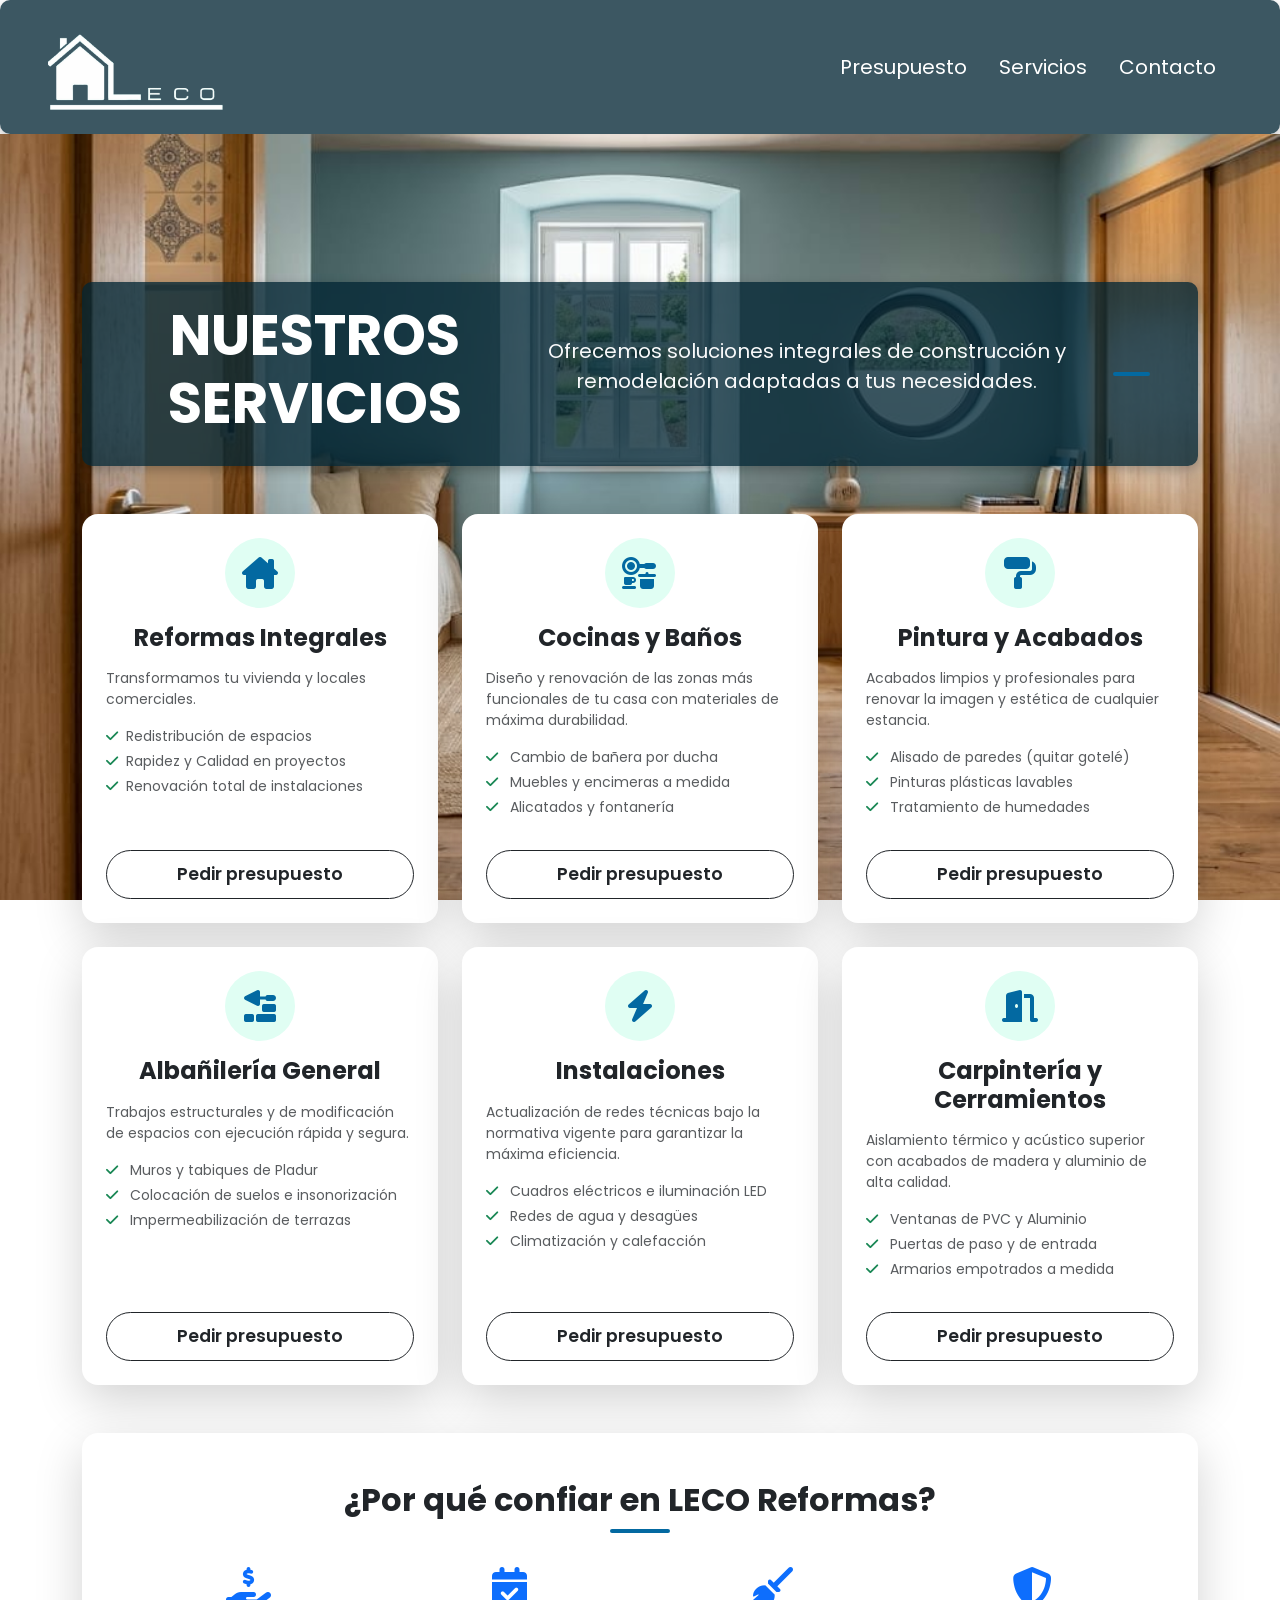
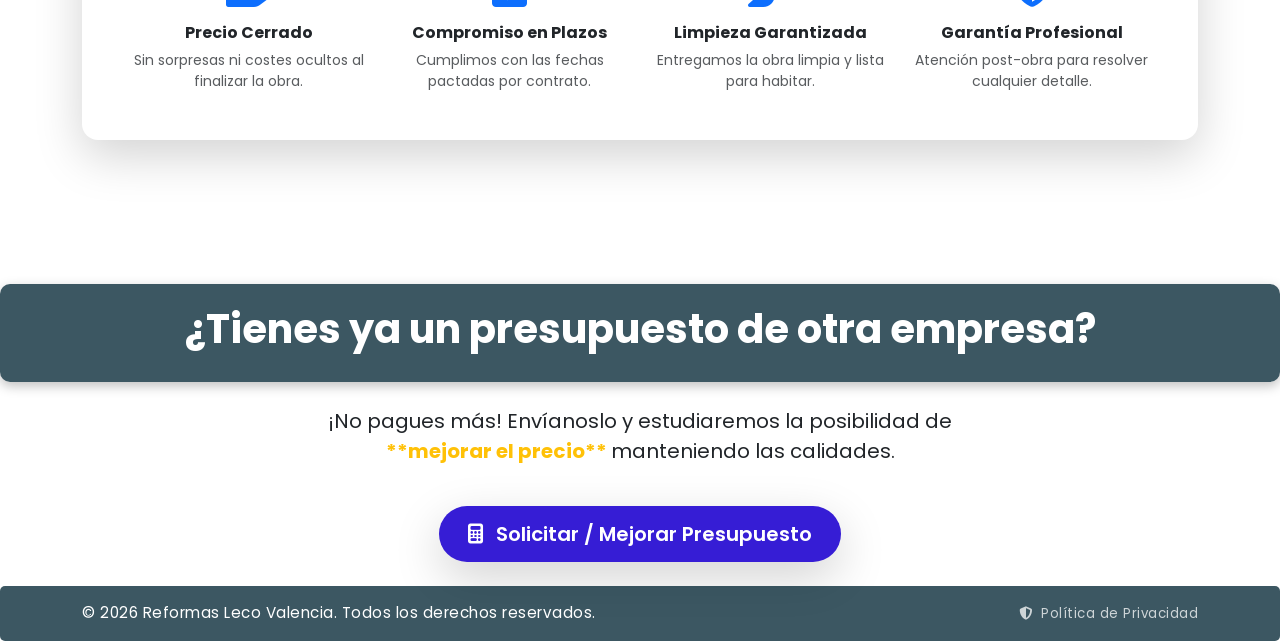
<file: public/servicios.html>
<!DOCTYPE html>
<html lang="es">

<head>
    <meta charset="UTF-8">
    <meta name="viewport" content="width=device-width, initial-scale=1.0">
    <meta http-equiv="X-UA-Compatible" content="IE=edge">

    <!-- SEO Principal -->
    <title>Empresa de Reformas en Valencia | LECO Reformas y Construcciones</title>
    <meta name="description"
        content="LECO Reformas y Construcciones en Valencia. Reformas integrales, cocinas, baños, albañilería y pintura. Calidad profesional, precios ajustados y resultados garantizados. Pide tu presupuesto gratuito.">
    <meta name="keywords"
        content="Reformas, Construcciones, LECO, Servicios de construcción, Renovaciones,Valencia, España, presupuesto">
    <meta name="author" content="LICL DEVWORKS">
    <meta name="robots" content="index, follow">

    <!-- Favicon y Apps -->
    <link rel="icon" type="image/png" sizes="32x32" href="../images/leco_logo2_favicon.png">
    <link rel="apple-touch-icon" sizes="180x180" href="../images/apple-touch-icon.png">

    <!-- Open Graph / Facebook / WhatsApp / LinkedIn -->
    <meta property="og:type" content="website">
    <meta property="og:title" content="Empresa de Reformas en Valencia | LECO Reformas y Construcciones">
    <meta property="og:description"
        content="Reformas integrales, cocinas, baños y pintura en Valencia. Pide tu presupuesto gratuito.">
    <meta property="og:image" content="../images/LogoLeco.jpeg">
    <meta property="es_Es" content="es_Es">

    <link href="https://cdn.jsdelivr.net/npm/bootstrap@5.3.8/dist/css/bootstrap.min.css" rel="stylesheet"
        integrity="sha384-sRIl4kxILFvY47J16cr9ZwB07vP4J8+LH7qKQnuqkuIAvNWLzeN8tE5YBujZqJLB" crossorigin="anonymous">
    <link rel="stylesheet" href="https://cdnjs.cloudflare.com/ajax/libs/font-awesome/6.4.2/css/all.min.css">
    <link href="https://fonts.googleapis.com/css2?family=Poppins:wght@300;400;600;700&display=swap" rel="stylesheet">
    <link rel="stylesheet" href="../css/general.css">

</head>


<body>

    <!-- NAVEGACIÓN -->
    <header>
        <ul class="nav me-auto">
            <li class="nav-item">
                <!-- Logo de la empresa -->
                <a class="active" aria-current="page" href="../index.html">
                    <img id="logo-leco2" src="../images/leco_logoBlanco2.png" data-state="blanco" alt="LECO Reformas"
                        class="nav-logo">
                </a>
            </li>
        </ul>

        <nav class="navbar navbar-expand-md w-100">
            <button class="navbar-toggler ms-auto" type="button" data-bs-toggle="collapse" data-bs-target="#navbarNav"
                aria-controls="navbarNav" aria-expanded="false" aria-label="Toggle navigation">
                <span class="navbar-toggler-icon"></span>
            </button>
            <div class="collapse navbar-collapse w-100" id="navbarNav">
                <ul class="nav ms-auto">
                    <li class="nav-item">
                        <a class="nav-link" href="../public/presupuesto.html">Presupuesto</a>
                    </li>
                    <li class="nav-item">
                        <a class="nav-link" href="../public/servicios.html">Servicios</a>
                    </li>
                    <li class="nav-item">
                        <a class="nav-link" href="../public/contacto.html">Contacto</a>
                    </li>
                </ul>
            </div>
        </nav>

    </header>

    <!--Contenido Principal -->
    <main id="servicios">
        <section class="hero-section position-relative pb-5">
            <div class="overlay"></div>
            <div class="container position-relative py-5 z-1">

                <!-- Encabezado del Hero -->
                <header class="text-center text-white mb-5">
                    <h1 class="display-4 fw-bold text-uppercase">Nuestros Servicios</h1>
                    <p class=" fs-5 max-w-700 mx-auto text-light">
                        Ofrecemos soluciones integrales de construcción y remodelación adaptadas a tus necesidades.
                    </p>
                    <div class="divider mx-auto my-3"></div>
                </header>

                <!-- 1. BLOQUE DE SERVICIOS PRINCIPALES -->
                <section aria-label="Catálogo de Servicios" class="mb-5">
                    <div class="row g-4">

                        <!-- Servicios 1 -->
                        <div class="col-lg-4 col-md-6">
                            <article
                                class="card service-card-service h-100 border-0 shadow-lg p-4 bg-white d-flex flex-column justify-content-between">
                                <div>
                                    <div class="icon-wrapper mx-auto mb-3">
                                        <i class="fa-solid fa-house-chimney fa-2x"></i>
                                    </div>
                                    <h3 class="h4 card-title fw-bold text-center text-dark mb-3"> Reformas Integrales
                                    </h3>
                                    <p class=" card-text text-muted small">
                                        Transformamos tu vivienda y locales comerciales.
                                    </p>
                                    <ul class="list-unstyled small text-muted text-start mt-3">
                                        <li class="mb-1"><i
                                                class="fa-solid fa-check text-success me-2"></i>Redistribución de
                                            espacios</li>
                                        <li class="mb-1"><i class="fa-solid fa-check text-success me-2"></i>Rapidez y
                                            Calidad en proyectos</li>
                                        <li class="mb-1"><i class="fa-solid fa-check text-success me-2"></i>Renovación
                                            total de instalaciones</li>
                                    </ul>
                                </div>
                                <div class="pt-3 text-center">
                                    <a href="../public/presupuesto.html"
                                        class="btn btn-outline-dark btn-sm rounded-pill w-100">Pedir presupuesto</a>
                                </div>
                            </article>
                        </div>

                        <!-- Servicios 2 -->
                        <div class="col-lg-4 col-md-6">
                            <article
                                class="card service-card-service h-100 border-0 shadow-lg p-4 bg-white d-flex flex-column justify-content-between">
                                <div>
                                    <div class="icon-wrapper mx-auto mb-3">
                                        <i class="fa-solid fa-kitchen-set fa-2x"></i>
                                    </div>
                                    <h3 class="h4 card-title fw-bold text-center text-dark mb-3">Cocinas y Baños</h3>
                                    <p class="card-text text-muted small">
                                        Diseño y renovación de las zonas más funcionales de tu casa con materiales de
                                        máxima durabilidad.
                                    </p>
                                    <ul class="list-unstyled small text-muted text-start mt-3">
                                        <li class="mb-1"><i class="fa-solid fa-check text-success me-2"></i> Cambio de
                                            bañera por ducha</li>
                                        <li class="mb-1"><i class="fa-solid fa-check text-success me-2"></i> Muebles y
                                            encimeras a medida</li>
                                        <li class="mb-1"><i class="fa-solid fa-check text-success me-2"></i> Alicatados
                                            y fontanería</li>
                                    </ul>
                                </div>
                                <div class="pt-3 text-center">
                                    <a href="../public/presupuesto.html"
                                        class="btn btn-outline-dark btn-sm rounded-pill w-100">Pedir presupuesto</a>
                                </div>
                            </article>
                        </div>

                        <!-- Servicio 3 -->
                        <div class="col-lg-4 col-md-6">
                            <article
                                class="card service-card-service h-100 border-0 shadow-lg p-4 bg-white d-flex flex-column justify-content-between">
                                <div>
                                    <div class="icon-wrapper mx-auto mb-3">
                                        <i class="fa-solid fa-paint-roller fa-2x"></i>
                                    </div>
                                    <h3 class="h4 card-title fw-bold text-center text-dark mb-3">Pintura y Acabados</h3>
                                    <p class="card-text text-muted small">
                                        Acabados limpios y profesionales para renovar la imagen y estética de cualquier
                                        estancia.
                                    </p>
                                    <ul class="list-unstyled small text-muted text-start mt-3">
                                        <li class="mb-1"><i class="fa-solid fa-check text-success me-2"></i> Alisado de
                                            paredes (quitar gotelé)</li>
                                        <li class="mb-1"><i class="fa-solid fa-check text-success me-2"></i> Pinturas
                                            plásticas lavables</li>
                                        <li class="mb-1"><i class="fa-solid fa-check text-success me-2"></i> Tratamiento
                                            de humedades</li>
                                    </ul>
                                </div>
                                <div class="pt-3 text-center">
                                    <a href="../public/presupuesto.html"
                                        class="btn btn-outline-dark btn-sm rounded-pill w-100">Pedir presupuesto</a>
                                </div>
                            </article>
                        </div>

                        <!-- Servicio 4 -->
                        <div class="col-lg-4 col-md-6">
                            <article
                                class="card service-card-service h-100 border-0 shadow-lg p-4 bg-white d-flex flex-column justify-content-between">
                                <div>
                                    <div class="icon-wrapper mx-auto mb-3">
                                        <i class="fa-solid fa-trowel-bricks fa-2x"></i>
                                    </div>
                                    <h3 class="h4 card-title fw-bold text-center text-dark mb-3">Albañilería General
                                    </h3>
                                    <p class="card-text text-muted small">
                                        Trabajos estructurales y de modificación de espacios con ejecución rápida y
                                        segura.
                                    </p>
                                    <ul class="list-unstyled small text-muted text-start mt-3">
                                        <li class="mb-1"><i class="fa-solid fa-check text-success me-2"></i> Muros y
                                            tabiques de Pladur</li>
                                        <li class="mb-1"><i class="fa-solid fa-check text-success me-2"></i> Colocación
                                            de suelos e insonorización</li>
                                        <li class="mb-1"><i class="fa-solid fa-check text-success me-2"></i>
                                            Impermeabilización de terrazas</li>
                                    </ul>
                                </div>
                                <div class="pt-3 text-center">
                                    <a href="../public/presupuesto.html"
                                        class="btn btn-outline-dark btn-sm rounded-pill w-100">Pedir presupuesto</a>
                                </div>
                            </article>
                        </div>

                        <!-- Servicio 5 -->
                        <div class="col-lg-4 col-md-6">
                            <article
                                class="card service-card-service h-100 border-0 shadow-lg p-4 bg-white d-flex flex-column justify-content-between">
                                <div>
                                    <div class="icon-wrapper mx-auto mb-3">
                                        <i class="fa-solid fa-bolt fa-2x"></i>
                                    </div>
                                    <h3 class="h4 card-title fw-bold text-center text-dark mb-3">Instalaciones</h3>
                                    <p class="card-text text-muted small">
                                        Actualización de redes técnicas bajo la normativa vigente para garantizar la
                                        máxima eficiencia.
                                    </p>
                                    <ul class="list-unstyled small text-muted text-start mt-3">
                                        <li class="mb-1"><i class="fa-solid fa-check text-success me-2"></i> Cuadros
                                            eléctricos e iluminación LED</li>
                                        <li class="mb-1"><i class="fa-solid fa-check text-success me-2"></i> Redes de
                                            agua y desagües</li>
                                        <li class="mb-1"><i class="fa-solid fa-check text-success me-2"></i>
                                            Climatización y calefacción</li>
                                    </ul>
                                </div>
                                <div class="pt-3 text-center">
                                    <a href="../public/presupuesto.html"
                                        class="btn btn-outline-dark btn-sm rounded-pill w-100">Pedir presupuesto</a>
                                </div>
                            </article>
                        </div>

                        <!-- Servicio 6 -->
                        <div class="col-lg-4 col-md-6">
                            <article
                                class="card service-card-service h-100 border-0 shadow-lg p-4 bg-white d-flex flex-column justify-content-between">
                                <div>
                                    <div class="icon-wrapper mx-auto mb-3">
                                        <i class="fa-solid fa-door-open fa-2x"></i>
                                    </div>
                                    <h3 class="h4 card-title fw-bold text-center text-dark mb-3">Carpintería y
                                        Cerramientos</h3>
                                    <p class="card-text text-muted small">
                                        Aislamiento térmico y acústico superior con acabados de madera y aluminio de
                                        alta calidad.
                                    </p>
                                    <ul class="list-unstyled small text-muted text-start mt-3">
                                        <li class="mb-1"><i class="fa-solid fa-check text-success me-2"></i> Ventanas de
                                            PVC y Aluminio</li>
                                        <li class="mb-1"><i class="fa-solid fa-check text-success me-2"></i> Puertas de
                                            paso y de entrada</li>
                                        <li class="mb-1"><i class="fa-solid fa-check text-success me-2"></i> Armarios
                                            empotrados a medida</li>
                                    </ul>
                                </div>
                                <div class="pt-3 text-center">
                                    <a href="../public/presupuesto.html"
                                        class="btn btn-outline-dark btn-sm rounded-pill w-100">Pedir presupuesto</a>
                                </div>
                            </article>
                        </div>

                    </div>
                </section>

                <!-- 2. POR QUÉ ELEGIRNOS (GARANTÍAS) -->
                <section class="card border-0 shadow-lg p-4 p-md-5 rounded-4 bg-white mb-5 text-dark">
                    <div class="text-center mb-4">
                        <h2 class="fw-bold">¿Por qué confiar en LECO Reformas?</h2>
                        <div class="divider mx-auto"></div>
                    </div>

                    <div class="row g-4 text-center">
                        <div class="col-md-3">
                            <i class="fa-solid fa-hand-holding-dollar fs-1 text-primary mb-3"></i>
                            <h4 class="h6 fw-bold">Precio Cerrado</h4>
                            <p class="small text-muted mb-0">Sin sorpresas ni costes ocultos al finalizar la obra.</p>
                        </div>
                        <div class="col-md-3">
                            <i class="fa-solid fa-calendar-check fs-1 text-primary mb-3"></i>
                            <h4 class="h6 fw-bold">Compromiso en Plazos</h4>
                            <p class="small text-muted mb-0">Cumplimos con las fechas pactadas por contrato.</p>
                        </div>
                        <div class="col-md-3">
                            <i class="fa-solid fa-broom fs-1 text-primary mb-3"></i>
                            <h4 class="h6 fw-bold">Limpieza Garantizada</h4>
                            <p class="small text-muted mb-0">Entregamos la obra limpia y lista para habitar.</p>
                        </div>
                        <div class="col-md-3">
                            <i class="fa-solid fa-shield-halved fs-1 text-primary mb-3"></i>
                            <h4 class="h6 fw-bold">Garantía Profesional</h4>
                            <p class="small text-muted mb-0">Atención post-obra para resolver cualquier detalle.</p>
                        </div>
                    </div>
                </section>

        </section>

        <!-- 3. LLAMADA A LA ACCIÓN FINAL (CTA) -->
        <section class="text-center">
            <header class="d-flex justify-content-center align-items-center text-white mb-4">
                <h2 id="titulo-proceso" class="fw-bold display-6">¿Tienes ya un presupuesto de otra empresa?</h2>
            </header>

            <p class="fs-5 max-w-700 mx-auto text-dark fw-normal">
                ¡No pagues más! Envíanoslo y estudiaremos la posibilidad de<span class="fw-bold text-warning"> **mejorar
                    el precio** </span> manteniendo las calidades.
            </p>
            <a href="../public/presupuesto.html" class="btn btn-primary-custom btn-lg shadow-lg my-4 d-inline-block">
                <i class="fa-solid fa-calculator me-2"></i> Solicitar / Mejorar Presupuesto
            </a>
        </section>




    </main>

    <!-- FOOTER LECO -->
    <footer class="footer-leco mt-auto py-3">
        <div class="container d-flex flex-column flex-md-row justify-content-between align-items-center gap-2">
            <p class="mb-0">&copy; 2026 Reformas Leco Valencia. Todos los derechos reservados.</p>
            <ul class="list-unstyled d-flex mb-0">
                <li>
                    <a href="../privaci/privacidad.html"
                        class="text-white text-decoration-none small link-light opacity-75 hover-opacity-100">
                        <i class="fa-solid fa-shield-halved me-1"></i> Política de Privacidad
                    </a>
                </li>
            </ul>
        </div>
    </footer>


    <script src="https://cdn.jsdelivr.net/npm/bootstrap@5.3.8/dist/js/bootstrap.bundle.min.js"></script>

</body>

</html>
</file>
<file: css/general.css>
:root {
    --primary-color: #022533c4;     
    --secondary-color: #2f3a3fc1;   
    --accent-secondary: #ffffffa3;      
    --botton-primary: #361dd5;      
    --botton-hover: #0369a1;
    --background-icons: #e0fef3;      
    --accent-header: #ffffff; 

}

header {
    background-color: var(--primary-color);
    display: flex;
    align-items: center;
    justify-content: space-between;
    padding: 1.3rem 3rem;
    box-shadow: 0 4px 12px rgba(0, 0, 0, 0.25);
    border-radius: 10px;
}


.nav-link {
    color: var(--accent-header) !important;
    font-size: 1.25rem;
    position: relative;
    transition: color 0.25s ease;
}

.nav-link::after {
    content: "";
    position: absolute;
    left: 0;
    bottom: -4px;
    width: 0%;
    height: 2px;
    background-color: var(--accent-header) !important;
    transition: width 0.3s ease;
}

.nav-link:hover::after {
    width: 100%;
}

header ul.ms-auto {
    align-self: flex-end;
}

.nav-logo {
    width: 180px;
    height: auto;
    transition: transform 0.25s ease;
}

/* Fuentes y estilos base */
body {
    font-family: 'Poppins',sans-serif;
    color:#333;
}

/* Hero Section con Imagen de Fondo */
.hero-section {
    position: relative;
    min-height: 100vh;
    /* Reemplaza la URL por la ruta de tu archivo de imagen */
    background-image: url('../images/Reformas.jpeg');
    background-size: cover;
    background-position: center;
    background-attachment: fixed;
    padding-top: 100px;
}
/*Sombra para mejorar la legibilidad del texto sobre la imagen de fondo */
.hero-section .overlay{
    position:absolute;
    top:0;
    left:0;
    width:100%;
    height:100%;
    background-color: linear-gradient(180deg, rgba(15, 23, 42, 0.75) 0%, rgba(15, 23, 42, 0.85) 100%);
    z-index: 0;
}

.highlight-text {
    color: var(--accent-header);
}

.max-w-700 {
    max-width: 700px;
}

/* botón personalizado */
.btn-primary-custom {
    background-color: var(--botton-primary);
    font-weight: 600;
    color: var(--accent-header);
    padding: 12px 28px;
    border-radius: 50px;
    transition: all 0.3s ease;
}

.btn-primary-custom:hover {
    background-color: var(--botton-hover); /* Cambia a un azul más claro al pasar el mouse */
    transform: translatey(-2px);
}

.btn-outline-light {
    border-radius: 50px;
    padding: 12px 28px;
    font-weight: 600;
}

/* Tarjetas de Servicios */

.divider {
    width: 60px;
    height: 4px;
    background-color: var(--botton-hover);
    margin: 10px;
    border-radius: 2px;
}

.service-card {
    border-radius:16px;
    transition: transform 0.3s ease, box-shadow 0.3s ease;
}

.service-card-service {
    border-radius:16px;
    transition: transform 0.3s ease, box-shadow 0.3s ease;
}

.service-card-service:hover {
    transform: translateY(-8px);
    box-shadow: 0 15px 30px rgba(0, 0, 0, 0.1) !important;
}

.form-check {
    padding: 20px 40px;
}

.titulo-form {
    padding: 20px 40px;
    margin-bottom: 40px !important;
    font-size: 1.8rem !important;
    background-color: var(--primary-color) !important;
    color: var(--accent-header) !important;
    border-radius: 15px; 
    box-shadow: 0 4px 12px rgba(0, 0, 0, 0.25);
}

.presupuesto-form {
    padding: 40px 40px !important; 
}


.icon-wrapper {
    width: 70px;
    height: 70px;
    background-color: var(--background-icons);
    color: var(--botton-hover);
    border-radius: 50%;
    display: flex;
    align-items: center;
    justify-content: center;
}

.btn-outline-dark {
    font-size: 1.1rem;
    padding: 10px 26px;
    font-weight: 600;
    transition: all 0.3s ease;
}

.footer-leco {
    background-color:var(--primary-color);
    border-radius: 5px;
    color: var(--accent-header);
    text-align: center;
    padding: 15px 10px;
    font-size: 0.95rem;
    letter-spacing: 0.5px;
}

.footer-leco p {
    margin: 0;
}

html, body {
    height: 100%;
    margin: 0;
    padding: 0;
}

/* Rellena toda la altura disponible, deja el footer al final de pantalla */
body {
    display: flex;
    flex-direction: column;
    min-height: 100vh;
    margin: 0;
}


@media (max-width: 767.98px) {
   
    body {
        font-size: 0.92rem;
    }

    
    h1, .hero-section h1 {
        font-size: 1.75rem !important;
        line-height: 1.25;
    }

    h2 {
        font-size: 1.35rem !important;
    }

    
    .nav-logo {
        width: 130px !important;
    }

   
    .hero-section {
        padding-top: 70px;
        padding-bottom: 60px;
        min-height: auto; 
    }

   
    header {
        flex-direction: column;
        align-items: stretch;
        padding: 0.8rem 1rem;
    }
    
    header ul.ms-auto {
        align-self: auto !important;
        margin-left: 0 !important;
        width: 100%;
    }

   
    .nav {
        flex-direction: column !important;
        text-align: center;
        width: 100%;
    }

    .nav-link {
        font-size: 1.1rem !important;
        padding: 0.4rem 0;
    }
}
</file>
